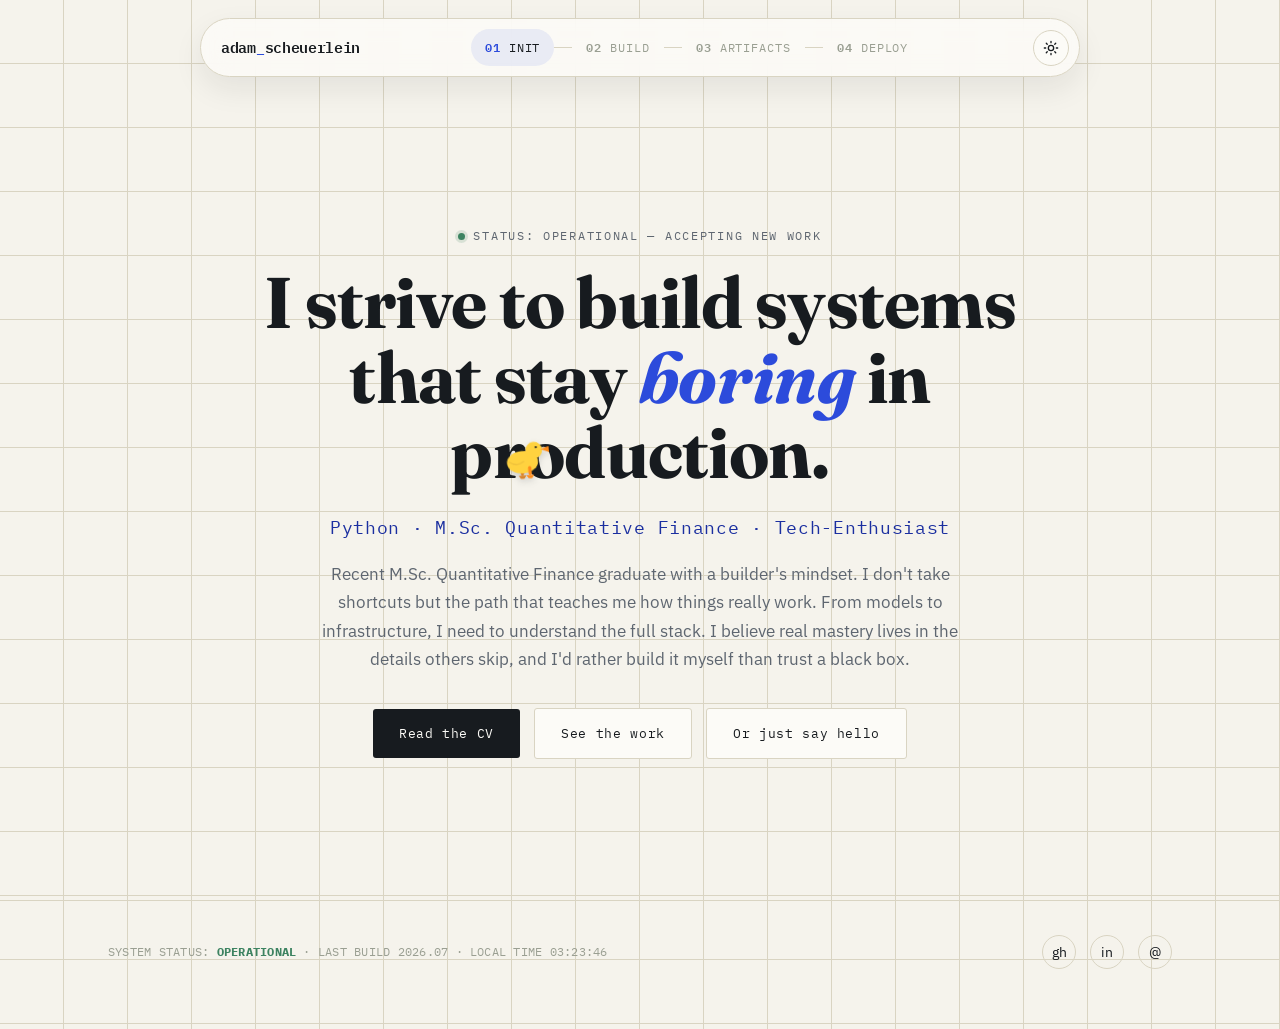
<file: index.html>
<!DOCTYPE html>
<html lang="en">
<head>
<meta charset="UTF-8" />
<script>
(function(){
  try{
    var stored = localStorage.getItem('theme');
    var theme = stored || (window.matchMedia && window.matchMedia('(prefers-color-scheme: dark)').matches ? 'dark' : 'light');
    document.documentElement.setAttribute('data-theme', theme);
  }catch(e){}
})();
</script>
<meta name="viewport" content="width=device-width, initial-scale=1.0" />
<title>Adam Scheuerlein</title>
<meta name="description" content="Adam Scheuerlein builds backend systems and infrastructure that stay boring in production." />
<link rel="stylesheet" href="style.css" />
</head>
<body>

<div id="build-progress" aria-hidden="true"></div>

<nav class="top-nav" aria-label="Site pipeline">
  <div class="nav-inner">
    <a href="index.html" class="logo">adam<span class="cursor">_</span>scheuerlein</a>
    <div class="pipeline">
      <a href="index.html" class="stage active"><span class="num">01</span><span class="txt">INIT</span></a>
      <span class="stage-connector"></span>
      <a href="cv.html" class="stage"><span class="num">02</span><span class="txt">BUILD</span></a>
      <span class="stage-connector"></span>
      <a href="projects.html" class="stage"><span class="num">03</span><span class="txt">ARTIFACTS</span></a>
      <span class="stage-connector"></span>
      <a href="contact.html" class="stage"><span class="num">04</span><span class="txt">DEPLOY</span></a>
    </div>
    <button class="theme-toggle" id="theme-toggle" aria-label="Toggle light / dark mode" title="Toggle theme">
      <svg class="icon icon-sun" viewBox="0 0 24 24" fill="none" stroke="currentColor" stroke-width="2" stroke-linecap="round"><circle cx="12" cy="12" r="4"/><path d="M12 2v2M12 20v2M4.93 4.93l1.41 1.41M17.66 17.66l1.41 1.41M2 12h2M20 12h2M4.93 19.07l1.41-1.41M17.66 6.34l1.41-1.41"/></svg>
      <svg class="icon icon-moon" viewBox="0 0 24 24" fill="none" stroke="currentColor" stroke-width="2" stroke-linecap="round" stroke-linejoin="round"><path d="M21 12.79A9 9 0 1 1 11.21 3 7 7 0 0 0 21 12.79Z"/></svg>
    </button>
  </div>
</nav>

<header class="hero">
  <div class="container">
    <div style="max-width: 820px; margin: 0 auto; text-align: center;">
      <span class="eyebrow" style="justify-content: center;"><span class="dot live"></span>STATUS: OPERATIONAL — accepting new work</span>
      <h1 style="font-size: clamp(2.6rem, 5.6vw, 4.6rem);">I strive to build systems that stay <em>boring</em> in production.</h1>
      <p class="tagline" style="font-size: 1.1rem;">Python · M.Sc. Quantitative Finance · Tech-Enthusiast</p>
      <p class="lede" style="max-width: 680px; margin: 0 auto 34px; font-size: 1.08rem; color: var(--ink-soft);">Recent M.Sc. Quantitative Finance graduate with a builder's mindset. I don't take shortcuts but the path that teaches me how things really work. From models to infrastructure, I need to understand the full stack. I believe real mastery lives in the details others skip, and I'd rather build it myself than trust a black box.</p>
      <div class="cta-row" style="justify-content: center;">
        <a href="cv.html" class="btn btn-primary">Read the CV</a>
        <a href="projects.html" class="btn btn-ghost">See the work</a>
        <a href="contact.html" class="btn btn-ghost">Or just say hello</a>
      </div>
    </div>
  </div>
</header>

<footer>
  <div class="container">
    <p class="log">SYSTEM STATUS: <strong>OPERATIONAL</strong> · LAST BUILD 2026.07 · LOCAL TIME <span id="footer-clock"></span></p>
    <div class="social">
      <a href="https://github.com/adamwetzli" target="_blank" rel="noopener" aria-label="GitHub">gh</a>
      <a href="https://www.linkedin.com/in/adam-elias-scheuerlein-ab28a8183/details/education/" target="_blank" rel="noopener" aria-label="LinkedIn">in</a>
      <a href="mailto:adam.wetzli@gmail.com" aria-label="Email">@</a>
    </div>
  </div>
</footer>

<script src="script.js"></script>
</body>
</html>
</file>
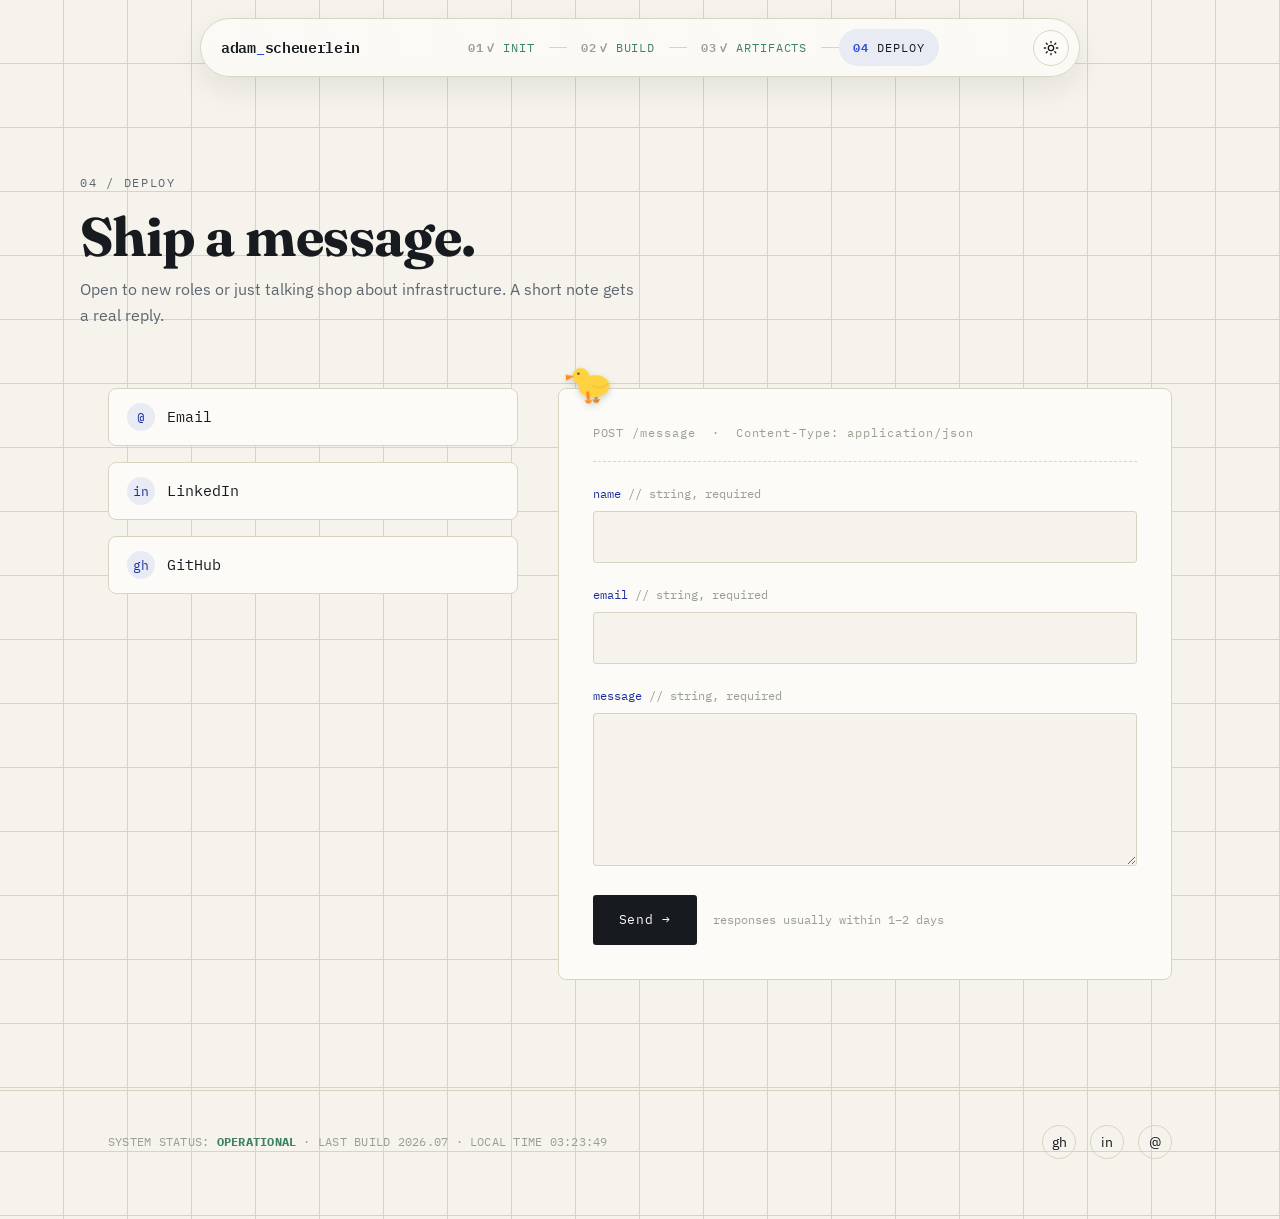
<file: contact.html>
<!DOCTYPE html>
<html lang="en">
<head>
<meta charset="UTF-8" />
<script>
(function(){
  try{
    var stored = localStorage.getItem('theme');
    var theme = stored || (window.matchMedia && window.matchMedia('(prefers-color-scheme: dark)').matches ? 'dark' : 'light');
    document.documentElement.setAttribute('data-theme', theme);
  }catch(e){}
})();
</script>
<meta name="viewport" content="width=device-width, initial-scale=1.0" />
<title>Contact — AS</title>
<link rel="stylesheet" href="style.css" />
</head>
<body>

<div id="build-progress" aria-hidden="true"></div>

<nav class="top-nav" aria-label="Site pipeline">
  <div class="nav-inner">
    <a href="index.html" class="logo">adam<span class="cursor">_</span>scheuerlein</a>
    <div class="pipeline">
      <a href="index.html" class="stage done"><span class="num">01</span><span class="txt">INIT</span></a>
      <span class="stage-connector"></span>
      <a href="cv.html" class="stage done"><span class="num">02</span><span class="txt">BUILD</span></a>
      <span class="stage-connector"></span>
      <a href="projects.html" class="stage done"><span class="num">03</span><span class="txt">ARTIFACTS</span></a>
      <span class="stage-connector"></span>
      <a href="contact.html" class="stage active"><span class="num">04</span><span class="txt">DEPLOY</span></a>
    </div>
    <button class="theme-toggle" id="theme-toggle" aria-label="Toggle light / dark mode" title="Toggle theme">
      <svg class="icon icon-sun" viewBox="0 0 24 24" fill="none" stroke="currentColor" stroke-width="2" stroke-linecap="round"><circle cx="12" cy="12" r="4"/><path d="M12 2v2M12 20v2M4.93 4.93l1.41 1.41M17.66 17.66l1.41 1.41M2 12h2M20 12h2M4.93 19.07l1.41-1.41M17.66 6.34l1.41-1.41"/></svg>
      <svg class="icon icon-moon" viewBox="0 0 24 24" fill="none" stroke="currentColor" stroke-width="2" stroke-linecap="round" stroke-linejoin="round"><path d="M21 12.79A9 9 0 1 1 11.21 3 7 7 0 0 0 21 12.79Z"/></svg>
    </button>
  </div>
</nav>

<div class="page-header container">
  <span class="eyebrow">04 / DEPLOY</span>
  <h1>Ship a message.</h1>
  <p class="lede">Open to new roles or just talking shop about infrastructure. A short note gets a real reply.</p>
</div>

<section class="section section-tight">
  <div class="container">
    <div class="contact-layout">

      <div class="contact-info" data-reveal>
        <a href="#" id="email-copy-trigger">
          <span class="ic">@</span> Email
        </a>
        <a href="https://www.linkedin.com/in/adam-elias-scheuerlein-ab28a8183/" target="_blank" rel="noopener">
          <span class="ic">in</span> LinkedIn
        </a>
        <a href="https://github.com/adamwetzli" target="_blank" rel="noopener">
          <span class="ic">gh</span> GitHub
        </a>
      </div>

      <div class="ticket" data-reveal>
        <div class="ticket-head">POST /message &nbsp;·&nbsp; Content-Type: application/json</div>
        <form id="contact-form" novalidate>
          <div class="field">
            <label for="name">name <span class="type">// string, required</span></label>
            <input type="text" id="name" name="name" required autocomplete="name" />
          </div>
          <div class="field">
            <label for="email">email <span class="type">// string, required</span></label>
            <input type="email" id="email" name="email" required autocomplete="email" />
          </div>
          <div class="field">
            <label for="message">message <span class="type">// string, required</span></label>
            <textarea id="message" name="message" rows="5" required></textarea>
          </div>
          <div class="submit-row">
            <button type="submit" class="btn btn-primary">Send →</button>
            <span class="submit-note">responses usually within 1–2 days</span>
          </div>
          <p id="form-status" class="form-status" role="status"></p>
        </form>
      </div>

    </div>
  </div>

  <!-- Email copy modal -->
  <div id="email-modal" class="email-modal">
    <div class="email-modal-content">
      <button class="email-modal-close" id="email-modal-close">&times;</button>
      <div class="email-modal-icon">✉️</div>
      <h3>Copy email address</h3>
      <div class="email-address-box">
        <span id="email-address">adam.wetzli@gmail.com</span>
        <button id="copy-email-btn" class="btn-copy">Copy</button>
      </div>
      <p class="email-modal-note">Click copy to add to your clipboard</p>
    </div>
  </div>

</section>

<footer>
  <div class="container">
    <p class="log">SYSTEM STATUS: <strong>OPERATIONAL</strong> · LAST BUILD 2026.07 · LOCAL TIME <span id="footer-clock"></span></p>
    <div class="social">
      <a href="https://github.com/adamwetzli" target="_blank" rel="noopener" aria-label="GitHub">gh</a>
      <a href="https://www.linkedin.com/in/adam-elias-scheuerlein-ab28a8183/details/education/" target="_blank" rel="noopener" aria-label="LinkedIn">in</a>
      <a href="mailto:adam.wetzli@gmail.com" aria-label="Email">@</a>
    </div>
  </div>
</footer>

<script src="script.js"></script>
</body>
</html>
</file>
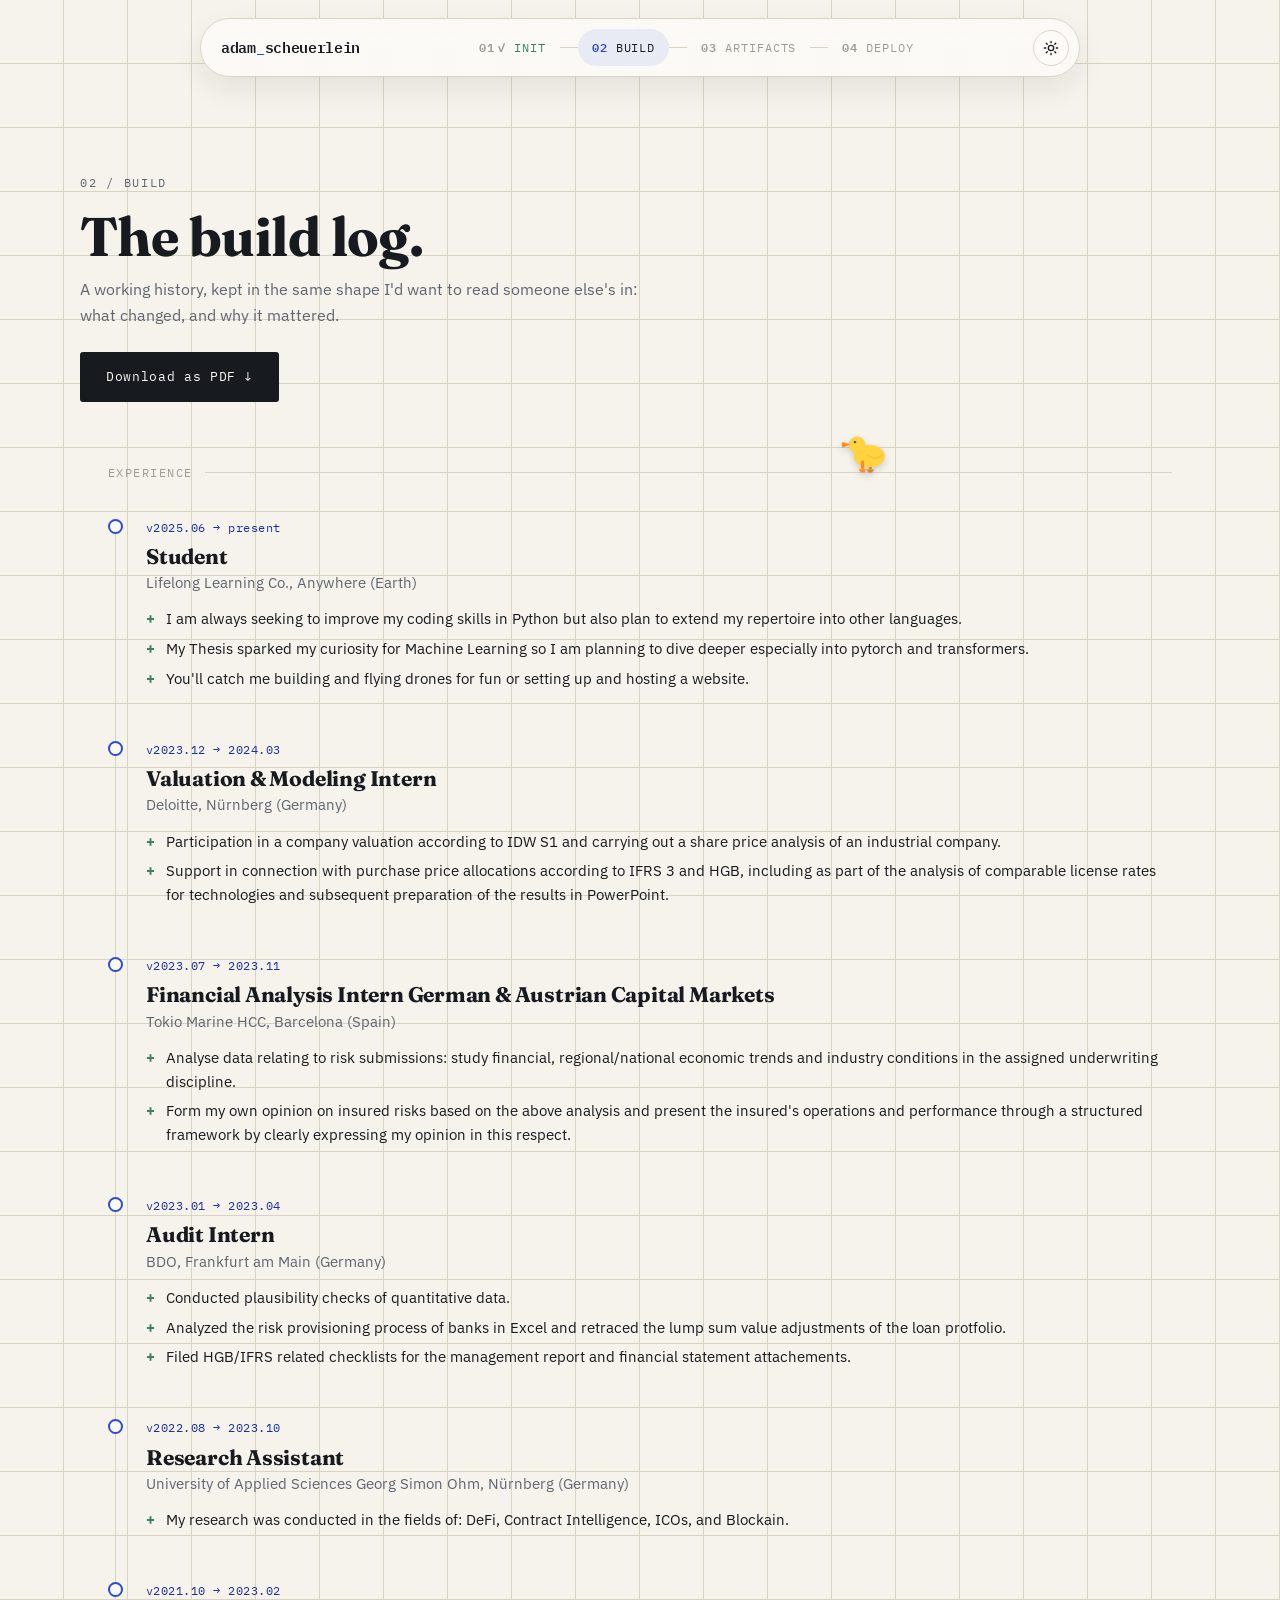
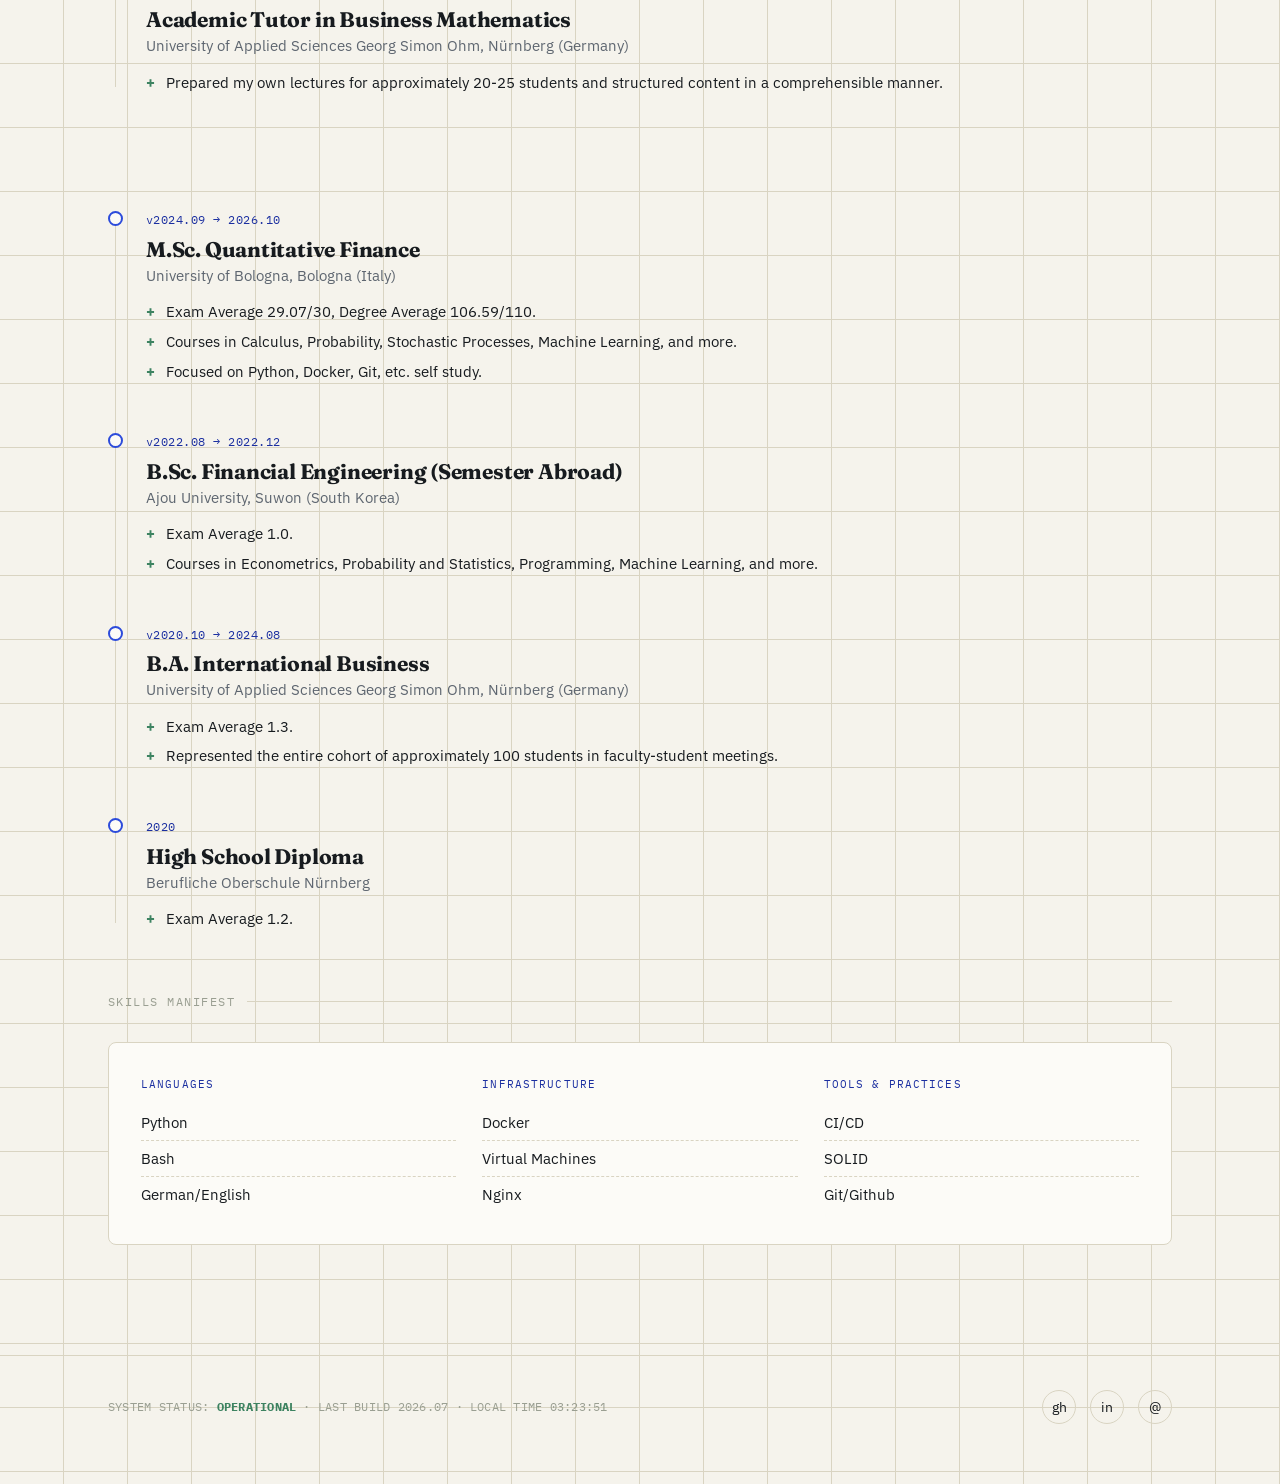
<file: cv.html>
<!DOCTYPE html>
<html lang="en">
<head>
<meta charset="UTF-8" />
<script>
(function(){
  try{
    var stored = localStorage.getItem('theme');
    var theme = stored || (window.matchMedia && window.matchMedia('(prefers-color-scheme: dark)').matches ? 'dark' : 'light');
    document.documentElement.setAttribute('data-theme', theme);
  }catch(e){}
})();
</script>
<meta name="viewport" content="width=device-width, initial-scale=1.0" />
<title>CV — AS</title>
<link rel="stylesheet" href="style.css" />
</head>
<body>

<div id="build-progress" aria-hidden="true"></div>

<nav class="top-nav" aria-label="Site pipeline">
  <div class="nav-inner">
    <a href="index.html" class="logo">adam<span class="cursor">_</span>scheuerlein</a>
    <div class="pipeline">
      <a href="index.html" class="stage done"><span class="num">01</span><span class="txt">INIT</span></a>
      <span class="stage-connector"></span>
      <a href="cv.html" class="stage active"><span class="num">02</span><span class="txt">BUILD</span></a>
      <span class="stage-connector"></span>
      <a href="projects.html" class="stage"><span class="num">03</span><span class="txt">ARTIFACTS</span></a>
      <span class="stage-connector"></span>
      <a href="contact.html" class="stage"><span class="num">04</span><span class="txt">DEPLOY</span></a>
    </div>
    <button class="theme-toggle" id="theme-toggle" aria-label="Toggle light / dark mode" title="Toggle theme">
      <svg class="icon icon-sun" viewBox="0 0 24 24" fill="none" stroke="currentColor" stroke-width="2" stroke-linecap="round"><circle cx="12" cy="12" r="4"/><path d="M12 2v2M12 20v2M4.93 4.93l1.41 1.41M17.66 17.66l1.41 1.41M2 12h2M20 12h2M4.93 19.07l1.41-1.41M17.66 6.34l1.41-1.41"/></svg>
      <svg class="icon icon-moon" viewBox="0 0 24 24" fill="none" stroke="currentColor" stroke-width="2" stroke-linecap="round" stroke-linejoin="round"><path d="M21 12.79A9 9 0 1 1 11.21 3 7 7 0 0 0 21 12.79Z"/></svg>
    </button>
  </div>
</nav>

<div class="page-header container">
  <span class="eyebrow">02 / BUILD</span>
  <h1>The build log.</h1>
  <p class="lede">A working history, kept in the same shape I'd want to read someone else's in: what changed, and why it mattered.</p>
  <a class="btn btn-primary" href="Adam_Scheuerlein_CV.pdf" download="Adam_Scheuerlein_CV.pdf" style="margin-top:24px;">Download as PDF ↓</a>
</div>

<section class="section section-tight">
  <div class="container">

    <div class="section-label" data-reveal>EXPERIENCE</div>

    <div class="changelog">
      
      <div class="entry" data-reveal>
        <span class="tag-version">v2025.06 → present</span>
        <h3>Student</h3>
        <p class="org">Lifelong Learning Co., Anywhere (Earth)</p>
        <ul class="diff">
          <li>I am always seeking to improve my coding skills in Python but also plan to extend my repertoire into other languages.</li>
          <li>My Thesis sparked my curiosity for Machine Learning so I am planning to dive deeper especially into pytorch and transformers.</li>
          <li>You'll catch me building and flying drones for fun or setting up and hosting a website.</li>
        </ul>
      </div>

      <div class="entry" data-reveal>
        <span class="tag-version">v2023.12 → 2024.03</span>
        <h3>Valuation & Modeling Intern</h3>
        <p class="org">Deloitte, Nürnberg (Germany)</p>
        <ul class="diff">
          <li>Participation in a company valuation according to IDW S1 and carrying out a share price analysis of an industrial company.</li>
          <li>Support in connection with purchase price allocations according to IFRS 3 and HGB, including as part of the analysis of comparable license rates for technologies and subsequent preparation of the results in PowerPoint.</li>
        </ul>
      </div>

      <div class="entry" data-reveal>
        <span class="tag-version">v2023.07 → 2023.11</span>
        <h3>Financial Analysis Intern German & Austrian Capital Markets</h3>
        <p class="org">Tokio Marine HCC, Barcelona (Spain)</p>
        <ul class="diff">
          <li>Analyse data relating to risk submissions: study financial, regional/national economic trends and industry conditions in the assigned underwriting discipline.</li>
          <li>Form my own opinion on insured risks based on the above analysis and present the insured's operations and performance through a structured framework by clearly expressing my opinion in this respect.</li>
        </ul>
      </div>

      <div class="entry" data-reveal>
        <span class="tag-version">v2023.01 → 2023.04</span>
        <h3>Audit Intern</h3>
        <p class="org">BDO, Frankfurt am Main (Germany)</p>
        <ul class="diff">
          <li>Conducted plausibility checks of quantitative data.</li>
          <li>Analyzed the risk provisioning process of banks in Excel and retraced the lump sum value adjustments of the loan protfolio.</li>
          <li>Filed HGB/IFRS related checklists for the management report and financial statement attachements.</li>
        </ul>
      </div>

      <div class="entry" data-reveal>
        <span class="tag-version">v2022.08 → 2023.10</span>
        <h3>Research Assistant</h3>
        <p class="org">University of Applied Sciences Georg Simon Ohm, Nürnberg (Germany)</p>
        <ul class="diff">
          <li>My research was conducted in the fields of: DeFi, Contract Intelligence, ICOs, and Blockain.</li>
        </ul>
      </div>

      <div class="entry" data-reveal>
        <span class="tag-version">v2021.10 → 2023.02</span>
        <h3>Academic Tutor in Business Mathematics</h3>
        <p class="org">University of Applied Sciences Georg Simon Ohm, Nürnberg (Germany)</p>
        <ul class="diff">
          <li>Prepared my own lectures for approximately 20-25 students and structured content in a comprehensible manner.</li>
        </ul>
      </div>
    </div>

    <div class="section-label" data-reveal>EDUCATION &amp; CERTIFICATION</div>

    <div class="changelog">
      <div class="entry" data-reveal>
        <span class="tag-version">v2024.09 → 2026.10</span>
        <h3>M.Sc. Quantitative Finance</h3>
        <p class="org">University of Bologna, Bologna (Italy)</p>
        <ul class="diff">
          <li>Exam Average 29.07/30, Degree Average 106.59/110.</li>
          <li>Courses in Calculus, Probability, Stochastic Processes, Machine Learning, and more.</li>
          <li>Focused on Python, Docker, Git, etc. self study.</li>
        </ul>
      </div>

      <div class="entry" data-reveal>
        <span class="tag-version">v2022.08 → 2022.12</span>
        <h3>B.Sc. Financial Engineering (Semester Abroad)</h3>
        <p class="org">Ajou University, Suwon (South Korea)</p>
        <ul class="diff">
          <li>Exam Average 1.0.</li>
          <li>Courses in Econometrics, Probability and Statistics, Programming, Machine Learning, and more.</li>
        </ul>
      </div>

      <div class="entry" data-reveal>
        <span class="tag-version">v2020.10 → 2024.08</span>
        <h3>B.A. International Business</h3>
        <p class="org">University of Applied Sciences Georg Simon Ohm, Nürnberg (Germany)</p>
        <ul class="diff">
          <li>Exam Average 1.3.</li>
          <li>Represented the entire cohort of approximately 100 students in faculty-student meetings.</li>
        </ul>
      </div>

      <div class="entry" data-reveal>
        <span class="tag-version">2020</span>
        <h3>High School Diploma</h3>
        <p class="org">Berufliche Oberschule Nürnberg</p>
        <ul class="diff">
          <li>Exam Average 1.2.</li>
        </ul>
      </div>
    </div>

    <div class="section-label" data-reveal>SKILLS MANIFEST</div>

    <div class="manifest" data-reveal>
      <div class="manifest-col">
        <span class="k">Languages</span>
        <ul>
          <li>Python</li>
          <li>Bash</li>
          <li>German/English</li>
        </ul>
      </div>
      <div class="manifest-col">
        <span class="k">Infrastructure</span>
        <ul>
          <li>Docker</li>
          <li>Virtual Machines</li>
          <li>Nginx</li>
        </ul>
      </div>
      <div class="manifest-col">
        <span class="k">Tools & Practices</span>
        <ul>
          <li>CI/CD</li>
          <li>SOLID</li>
          <li>Git/Github</li>
        </ul>
      </div>
    </div>

  </div>
</section>

<footer>
  <div class="container">
    <p class="log">SYSTEM STATUS: <strong>OPERATIONAL</strong> · LAST BUILD 2026.07 · LOCAL TIME <span id="footer-clock"></span></p>
    <div class="social">
      <a href="https://github.com/adamwetzli" target="_blank" rel="noopener" aria-label="GitHub">gh</a>
      <a href="https://www.linkedin.com/in/adam-elias-scheuerlein-ab28a8183/details/education/" target="_blank" rel="noopener" aria-label="LinkedIn">in</a>
      <a href="mailto:adam.wetzli@gmail.com" aria-label="Email">@</a>
    </div>
  </div>
</footer>

<script src="script.js"></script>
</body>
</html>
</file>
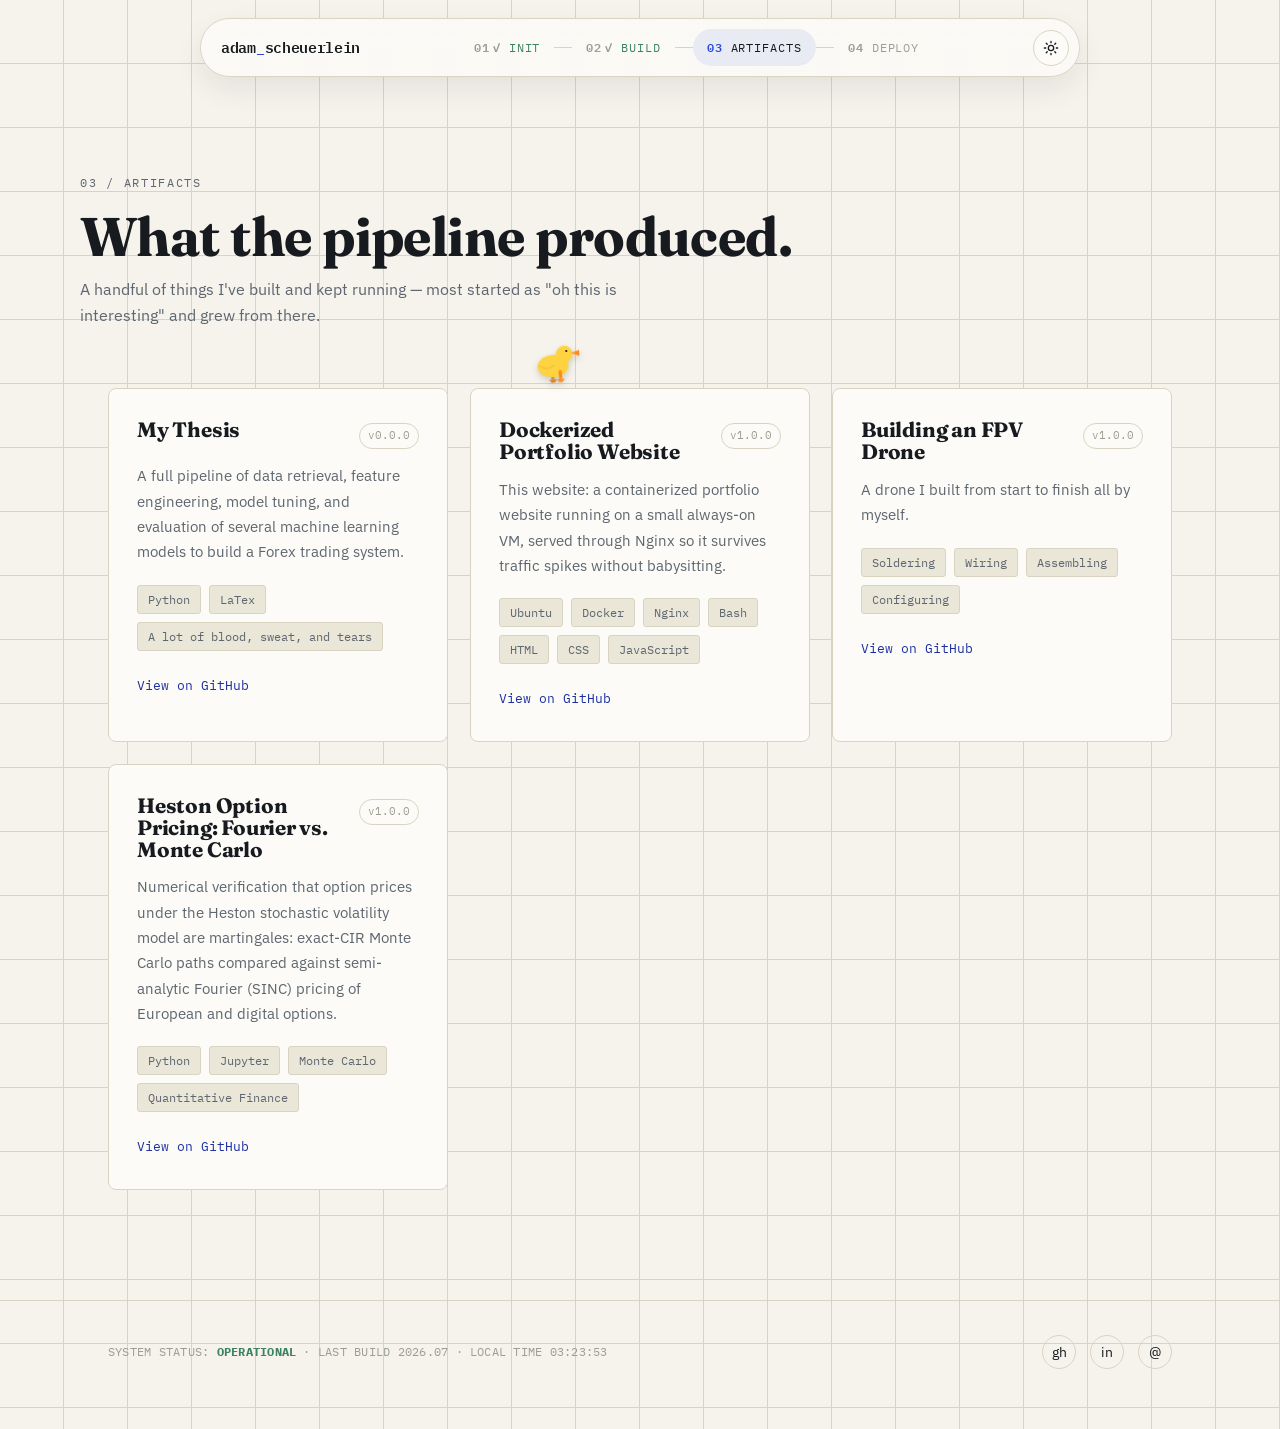
<file: projects.html>
<!DOCTYPE html>
<html lang="en">
<head>
<meta charset="UTF-8" />
<script>
(function(){
  try{
    var stored = localStorage.getItem('theme');
    var theme = stored || (window.matchMedia && window.matchMedia('(prefers-color-scheme: dark)').matches ? 'dark' : 'light');
    document.documentElement.setAttribute('data-theme', theme);
  }catch(e){}
})();
</script>
<meta name="viewport" content="width=device-width, initial-scale=1.0" />
<title>Projects — AS</title>
<link rel="stylesheet" href="style.css" />
</head>
<body>

<div id="build-progress" aria-hidden="true"></div>

<nav class="top-nav" aria-label="Site pipeline">
  <div class="nav-inner">
    <a href="index.html" class="logo">adam<span class="cursor">_</span>scheuerlein</a>
    <div class="pipeline">
      <a href="index.html" class="stage done"><span class="num">01</span><span class="txt">INIT</span></a>
      <span class="stage-connector"></span>
      <a href="cv.html" class="stage done"><span class="num">02</span><span class="txt">BUILD</span></a>
      <span class="stage-connector"></span>
      <a href="projects.html" class="stage active"><span class="num">03</span><span class="txt">ARTIFACTS</span></a>
      <span class="stage-connector"></span>
      <a href="contact.html" class="stage"><span class="num">04</span><span class="txt">DEPLOY</span></a>
    </div>
    <button class="theme-toggle" id="theme-toggle" aria-label="Toggle light / dark mode" title="Toggle theme">
      <svg class="icon icon-sun" viewBox="0 0 24 24" fill="none" stroke="currentColor" stroke-width="2" stroke-linecap="round"><circle cx="12" cy="12" r="4"/><path d="M12 2v2M12 20v2M4.93 4.93l1.41 1.41M17.66 17.66l1.41 1.41M2 12h2M20 12h2M4.93 19.07l1.41-1.41M17.66 6.34l1.41-1.41"/></svg>
      <svg class="icon icon-moon" viewBox="0 0 24 24" fill="none" stroke="currentColor" stroke-width="2" stroke-linecap="round" stroke-linejoin="round"><path d="M21 12.79A9 9 0 1 1 11.21 3 7 7 0 0 0 21 12.79Z"/></svg>
    </button>
  </div>
</nav>

<div class="page-header container">
  <span class="eyebrow">03 / ARTIFACTS</span>
  <h1>What the pipeline produced.</h1>
  <p class="lede">A handful of things I've built and kept running — most started as "oh this is interesting" and grew from there.</p>
</div>

<section class="section section-tight">
  <div class="container">
    <div class="artifact-grid">

      <article class="artifact" data-reveal>
        <div class="artifact-head">
          <h3>My Thesis</h3>
          <span class="version">v0.0.0</span>
        </div>
        <p class="desc">A full pipeline of data retrieval, feature engineering, model tuning, and evaluation of several machine learning models to build a Forex trading system.</p>
        <div class="tag-row">
          <span class="tag">Python</span>
          <span class="tag">LaTex</span>
          <span class="tag">A lot of blood, sweat, and tears</span>
        </div>
        <a href="https://github.com/adamwetzli/Thesis" class="btn-link">View on GitHub</a>
      </article>

      <article class="artifact" data-reveal>
        <div class="artifact-head">
          <h3>Dockerized Portfolio Website</h3>
          <span class="version">v1.0.0</span>
        </div>
        <p class="desc">This website: a containerized portfolio website running on a small always-on VM, served through Nginx so it survives traffic spikes without babysitting.</p>
        <div class="tag-row">
          <span class="tag">Ubuntu</span>
          <span class="tag">Docker</span>
          <span class="tag">Nginx</span>
          <span class="tag">Bash</span>
          <span class="tag">HTML</span>
          <span class="tag">CSS</span>
          <span class="tag">JavaScript</span>
        </div>
        <a href="https://github.com/adamwetzli/portfolio_website" class="btn-link">View on GitHub</a>
      </article>

      <article class="artifact" data-reveal>
        <div class="artifact-head">
          <h3>Building an FPV Drone</h3>
          <span class="version">v1.0.0</span>
        </div>
        <p class="desc">A drone I built from start to finish all by myself.</p>
        <div class="tag-row">
          <span class="tag">Soldering</span>
          <span class="tag">Wiring</span>
          <span class="tag">Assembling</span>
          <span class="tag">Configuring</span>
        </div>
        <a href="https://github.com/adamwetzli/fpv_drone" class="btn-link">View on GitHub</a>
      </article>

      <article class="artifact" data-reveal>
        <div class="artifact-head">
          <h3>Heston Option Pricing: Fourier vs. Monte Carlo</h3>
          <span class="version">v1.0.0</span>
        </div>
        <p class="desc">Numerical verification that option prices under the Heston stochastic volatility model are martingales: exact-CIR Monte Carlo paths compared against semi-analytic Fourier (SINC) pricing of European and digital options.</p>
        <div class="tag-row">
          <span class="tag">Python</span>
          <span class="tag">Jupyter</span>
          <span class="tag">Monte Carlo</span>
          <span class="tag">Quantitative Finance</span>
        </div>
        <a href="https://github.com/adamwetzli/heston_fourier_vs_mc_pricing" class="btn-link">View on GitHub</a>
      </article>

    </div>
  </div>
</section>

<footer>
  <div class="container">
    <p class="log">SYSTEM STATUS: <strong>OPERATIONAL</strong> · LAST BUILD 2026.07 · LOCAL TIME <span id="footer-clock"></span></p>
    <div class="social">
      <a href="https://github.com/adamwetzli" target="_blank" rel="noopener" aria-label="GitHub">gh</a>
      <a href="https://www.linkedin.com/in/adam-elias-scheuerlein-ab28a8183/details/education/" target="_blank" rel="noopener" aria-label="LinkedIn">in</a>
      <a href="mailto:adam.wetzli@gmail.com" aria-label="Email">@</a>
    </div>
  </div>
</footer>

<script src="script.js"></script>
</body>
</html>
</file>
<file: style.css>
/* =========================================================
   MAX MUSTERMANN — PORTFOLIO
   Design concept: "the pipeline" — a software engineer's
   site modeled on a CI/CD run. Nav = pipeline stages.
   CV = build log. Projects = artifacts. Contact = deploy.
   ========================================================= */

@import url('https://fonts.googleapis.com/css2?family=Fraunces:opsz,wght,ital@9..144,400..900,0..1&family=IBM+Plex+Mono:wght@400;500;600&family=IBM+Plex+Sans:wght@400;500;600&display=swap');

/* ---------- tokens ---------- */
:root{
  --paper:        #F5F3EC;
  --paper-raised: #FCFBF7;
  --paper-sunken: #EAE6D8;
  --ink:          #171B1F;
  --ink-soft:     #5E6670;
  --ink-faint:    #9A9F92;
  --line:         #D9D4C2;
  --signal:       #2C4BDB;
  --signal-soft:  rgba(44,75,219,.09);
  --signal-ink:   #1B2FA0;
  --pass:         #3D8361;
  --warn:         #C97A2C;

  --font-display: 'Fraunces', serif;
  --font-mono:    'IBM Plex Mono', ui-monospace, monospace;
  --font-sans:    'IBM Plex Sans', -apple-system, sans-serif;

  --radius-s: 3px;
  --radius-m: 8px;
  --container: 1120px;

  --ease: cubic-bezier(.22,.61,.36,1);

  --nav-glass:    rgba(252,251,247,.86);
  --shadow-1:     rgba(23,27,31,.08);
  --shadow-2:     rgba(23,27,31,.22);
}

/* ---------- dark theme override ----------
   Toggled via [data-theme] on <html>, set by an inline script in <head>
   (to avoid a flash) and flipped by the theme-toggle button in the nav. */
:root[data-theme="dark"]{
  --paper:        #12151A;
  --paper-raised: #1A1E25;
  --paper-sunken: #0D0F13;
  --ink:          #E9E7DE;
  --ink-soft:     #9BA1AC;
  --ink-faint:    #5B626D;
  --line:         #2B303A;
  --signal:       #6C8CFF;
  --signal-soft:  rgba(108,140,255,.16);
  --signal-ink:   #93AAFF;
  --pass:         #4FBE84;
  --warn:         #E0954A;

  --nav-glass:    rgba(20,23,29,.82);
  --shadow-1:     rgba(0,0,0,.45);
  --shadow-2:     rgba(0,0,0,.6);
}

/* smooth cross-fade whenever the theme flips */
@media (prefers-reduced-motion: no-preference){
  *{
    transition: background-color .35s var(--ease), border-color .35s var(--ease), color .35s var(--ease), fill .35s var(--ease), stroke .35s var(--ease);
  }
}

/* ---------- reset ---------- */
*,*::before,*::after{ box-sizing: border-box; }
*{ margin:0; padding:0; }
html{
  background: var(--paper);
  scroll-behavior: smooth;
}
@media (prefers-reduced-motion: reduce){
  html{ scroll-behavior: auto; }
}
body{
  font-family: var(--font-sans);
  color: var(--ink);
  background: var(--paper);
  background-image:
    linear-gradient(var(--line) 1px, transparent 1px),
    linear-gradient(90deg, var(--line) 1px, transparent 1px);
  background-size: 64px 64px;
  background-position: -1px -1px;
  line-height: 1.65;
  font-size: 16px;
  overflow-x: hidden;
  min-height: 100vh;
}
img{ max-width:100%; display:block; }
a{ color: inherit; }
ul{ list-style:none; }
button{ font: inherit; background:none; border:none; cursor:pointer; }
input, textarea{ font: inherit; }

.container{
  max-width: var(--container);
  margin: 0 auto;
  padding: 0 28px;
}

h1,h2,h3,h4{
  font-family: var(--font-display);
  color: var(--ink);
  font-weight: 700;
  letter-spacing: -0.01em;
  line-height: 1.05;
}
em{ font-style: italic; color: var(--signal); }

.eyebrow{
  font-family: var(--font-mono);
  font-size: 0.76rem;
  letter-spacing: 0.14em;
  text-transform: uppercase;
  color: var(--ink-soft);
  display: inline-flex;
  align-items: center;
  gap: 8px;
}
.dot{
  width: 7px; height: 7px; border-radius: 50%;
  background: var(--pass);
  box-shadow: 0 0 0 3px rgba(61,131,97,.16);
  flex-shrink:0;
}
@media (prefers-reduced-motion: no-preference){
  .dot.live{ animation: pulse 2.4s ease-in-out infinite; }
}
@keyframes pulse{
  0%,100%{ box-shadow: 0 0 0 3px rgba(61,131,97,.16); }
  50%{ box-shadow: 0 0 0 6px rgba(61,131,97,.06); }
}

/* ---------- scroll progress ("build progress") ---------- */
#build-progress{
  position: fixed; top:0; left:0; height: 3px; width: 0%;
  background: linear-gradient(90deg, var(--signal), var(--signal-ink));
  z-index: 2000;
  transition: width .08s linear;
}

/* ---------- pipeline nav ---------- */
.top-nav{
  position: fixed;
  top: 18px; left: 50%;
  transform: translateX(-50%);
  width: calc(100% - 32px);
  max-width: 880px;
  background: var(--nav-glass);
  backdrop-filter: blur(14px);
  -webkit-backdrop-filter: blur(14px);
  border: 1px solid var(--line);
  border-radius: 999px;
  z-index: 1000;
  box-shadow: 0 12px 30px var(--shadow-1);
}
.top-nav .nav-inner{
  display:flex; align-items:center; justify-content:space-between;
  padding: 10px 10px 10px 20px;
  gap: 12px;
}
.logo{
  font-family: var(--font-mono);
  font-weight: 600;
  font-size: 0.95rem;
  text-decoration:none;
  color: var(--ink);
  letter-spacing: -0.02em;
  white-space: nowrap;
  transition: color .25s var(--ease), letter-spacing .25s var(--ease);
}
.logo:hover{ color: var(--signal-ink); letter-spacing: -0.01em; }
.logo .cursor{ color: var(--signal); display:inline-block; }
@media (prefers-reduced-motion: no-preference){
  .logo:hover .cursor{ animation: blink .85s steps(2) infinite; }
}
@keyframes blink{ 50%{ opacity:0; } }

.pipeline{
  display:flex;
  align-items:center;
  gap: 0;
  overflow-x:auto;
  scrollbar-width:none;
}
.pipeline::-webkit-scrollbar{ display:none; }

.stage{
  display:flex; align-items:center; gap:8px;
  text-decoration:none;
  padding: 9px 14px;
  border-radius: 999px;
  font-family: var(--font-mono);
  font-size: 0.72rem;
  letter-spacing: 0.08em;
  color: var(--ink-faint);
  white-space:nowrap;
  transition: color .25s var(--ease), background .25s var(--ease);
}
.stage .num{
  font-weight:600;
  color: var(--ink-faint);
}
.stage-connector{
  width: 18px; height:1px; background: var(--line); flex-shrink:0;
}
.stage:hover{ color: var(--ink); background: var(--paper-sunken); }
.stage.done{ color: var(--pass); }
.stage.done .num::after{ content:"✓"; margin-left:3px; }
.stage.active{
  color: var(--ink);
  background: var(--signal-soft);
}
.stage.active:hover{ background: var(--signal-soft); }
.stage.active .num{ color: var(--signal); }

.nav-toggle{
  display:none;
}

/* ---------- theme toggle ---------- */
.theme-toggle{
  position: relative;
  width: 36px; height: 36px;
  flex-shrink: 0;
  border-radius: 50%;
  border: 1px solid var(--line);
  background: var(--paper-raised);
  color: var(--ink);
  display: flex;
  align-items: center;
  justify-content: center;
  transition: border-color .25s var(--ease), transform .35s var(--ease), background .25s var(--ease);
}
.theme-toggle:hover{
  border-color: var(--signal);
  transform: rotate(-14deg) scale(1.08);
}
.theme-toggle:active{ transform: scale(.92); }
.theme-toggle .icon{
  position: absolute;
  width: 16px; height: 16px;
  transition: opacity .4s var(--ease), transform .5s var(--ease);
}
.theme-toggle .icon-sun{ opacity: 1; transform: rotate(0deg) scale(1); }
.theme-toggle .icon-moon{ opacity: 0; transform: rotate(90deg) scale(.4); }
:root[data-theme="dark"] .theme-toggle .icon-sun{ opacity: 0; transform: rotate(-90deg) scale(.4); }
:root[data-theme="dark"] .theme-toggle .icon-moon{ opacity: 1; transform: rotate(0deg) scale(1); }

/* ---------- hero ---------- */
.hero{
  min-height: 100vh;
  display:flex;
  align-items:center;
  padding: 160px 0 80px;
  position: relative;
}
.hero-grid{
  display:grid;
  grid-template-columns: 1.1fr 0.9fr;
  gap: 60px;
  align-items:center;
}
.hero h1{
  font-size: clamp(2.6rem, 5.6vw, 4.6rem);
  margin: 18px 0 22px;
}
.hero .tagline{
  font-family: var(--font-mono);
  font-size: 0.95rem;
  color: var(--signal-ink);
  letter-spacing: 0.04em;
  margin-bottom: 18px;
}
.hero .lede{
  color: var(--ink-soft);
  font-size: 1.08rem;
  max-width: 480px;
  margin-bottom: 34px;
}
.cta-row{ display:flex; gap:14px; flex-wrap:wrap; align-items:center; }

.btn{
  font-family: var(--font-mono);
  font-size: 0.82rem;
  letter-spacing: 0.05em;
  padding: 14px 26px;
  border-radius: var(--radius-s);
  text-decoration:none;
  display:inline-flex;
  align-items:center;
  gap:8px;
  transition: transform .25s var(--ease), box-shadow .25s var(--ease), background .25s var(--ease);
}
.btn-primary{
  background: var(--ink);
  color: var(--paper-raised);
}
.btn-primary:hover{
  transform: translateY(-3px);
  box-shadow: 0 12px 24px var(--shadow-2);
  background: var(--signal-ink);
}
.btn-ghost{
  color: var(--ink);
  border: 1px solid var(--line);
  background: var(--paper-raised);
}
.btn-ghost:hover{
  border-color: var(--ink);
  transform: translateY(-3px);
}
.btn-link{
  color: var(--signal-ink);
  font-family: var(--font-mono);
  font-size: 0.82rem;
  text-decoration:none;
  border-bottom: 1px solid transparent;
  display: inline-block;
  transition: border-color .25s var(--ease), letter-spacing .25s var(--ease);
}
.btn-link:hover{ border-color: var(--signal-ink); letter-spacing: .03em; }

/* ---------- schematic diagram ---------- */
.diagram-wrap{
  background: var(--paper-raised);
  border: 1px solid var(--line);
  border-radius: var(--radius-m);
  padding: 28px 20px 20px;
  box-shadow: 0 20px 50px var(--shadow-1);
}
.diagram-wrap .cap{
  font-family: var(--font-mono);
  font-size: 0.68rem;
  letter-spacing: .1em;
  color: var(--ink-faint);
  text-transform: uppercase;
  margin-bottom: 10px;
}
.pipe-node{ fill: var(--paper-raised); stroke: var(--ink); stroke-width:1.4; transition: stroke .25s var(--ease), r .25s var(--ease); cursor: default; }
.pipe-node.active{ stroke: var(--signal); }
.pipe-label{
  font-family: var(--font-mono);
  font-size: 10px;
  fill: var(--ink-soft);
  letter-spacing: .06em;
  transition: fill .25s var(--ease);
}
.diagram-wrap svg g:hover .pipe-node{ stroke: var(--signal); r: 9; }
.diagram-wrap svg g:hover .pipe-label{ fill: var(--signal-ink); }
.diagram-wrap:hover{ border-color: var(--ink-faint); }
.diagram-wrap{ transition: border-color .3s var(--ease); }
.pipe-line{ stroke: var(--line); stroke-width: 1.4; fill:none; }
.pipe-flow{
  stroke: var(--signal);
  stroke-width: 1.6;
  fill:none;
  stroke-dasharray: 6 10;
}
@media (prefers-reduced-motion: no-preference){
  .pipe-flow{ animation: flow 3.2s linear infinite; }
  .pipe-pulse{ offset-path: path(var(--pulse-path)); animation: travel 3.2s linear infinite; }
}
@keyframes flow{ to{ stroke-dashoffset: -32; } }
@keyframes travel{
  0%{ offset-distance: 0%; opacity:0; }
  8%{ opacity:1; }
  92%{ opacity:1; }
  100%{ offset-distance: 100%; opacity:0; }
}

/* ---------- sections ---------- */
.section{ padding: 110px 0; position:relative; z-index:1; }
.section-tight{ padding-top: 0; }
.section-head{ max-width: 620px; margin-bottom: 50px; }
.section-head h2{ font-size: clamp(1.9rem, 3.4vw, 2.6rem); margin-top: 12px; }
.section-head p{ color: var(--ink-soft); margin-top: 12px; font-size: 1.02rem; }

.page-header{
  padding: 168px 0 60px;
}
.page-header h1{ font-size: clamp(2.4rem, 4.4vw, 3.4rem); margin-top: 14px; }
.page-header .lede{ color: var(--ink-soft); margin-top: 10px; max-width: 560px; }

/* feature grid (home) */
.feature-grid{
  display:grid;
  grid-template-columns: repeat(3, 1fr);
  gap: 1px;
  background: var(--line);
  border: 1px solid var(--line);
  border-radius: var(--radius-m);
  overflow:hidden;
}
.feature{
  background: var(--paper-raised);
  padding: 34px 28px;
  transition: background .3s var(--ease), transform .3s var(--ease);
  position: relative;
}
.feature:hover{
  background: var(--paper);
  transform: translateY(-4px);
}
.feature .tag{
  font-family: var(--font-mono);
  font-size: 0.68rem;
  color: var(--signal-ink);
  letter-spacing: .1em;
  text-transform: uppercase;
  transition: letter-spacing .3s var(--ease);
}
.feature:hover .tag{ letter-spacing: .18em; }
.feature h3{ font-size: 1.24rem; margin: 12px 0 10px; transition: color .25s var(--ease); }
.feature:hover h3{ color: var(--signal-ink); }
.feature p{ color: var(--ink-soft); font-size: 0.95rem; }

/* stat rail */
.stat-rail{
  display:grid;
  grid-template-columns: repeat(3,1fr);
  border-top: 1px solid var(--line);
  border-bottom: 1px solid var(--line);
  margin: 90px 0;
}
.stat{
  padding: 26px 20px;
  border-left: 1px solid var(--line);
  text-align:center;
  transition: background .3s var(--ease);
}
.stat:hover{ background: var(--signal-soft); }
.stat:first-child{ border-left:none; }
.stat .n{
  font-family: var(--font-display);
  font-weight: 700;
  font-size: 2.2rem;
  color: var(--ink);
  display: inline-block;
  transition: color .3s var(--ease), transform .3s var(--ease);
}
.stat:hover .n{ color: var(--signal-ink); transform: translateY(-3px); }
.stat .l{
  font-family: var(--font-mono);
  font-size: 0.7rem;
  letter-spacing: .08em;
  text-transform: uppercase;
  color: var(--ink-soft);
  margin-top: 6px;
  display:block;
}

/* ---------- cards / artifacts (projects) ---------- */
.artifact-grid{
  display:grid;
  grid-template-columns: repeat(auto-fit, minmax(320px,1fr));
  gap: 22px;
}
.artifact{
  background: var(--paper-raised);
  border: 1px solid var(--line);
  border-radius: var(--radius-m);
  padding: 30px 28px;
  transition: transform .35s var(--ease), box-shadow .35s var(--ease), border-color .35s var(--ease);
}
.artifact:hover{
  transform: translateY(-6px);
  box-shadow: 0 22px 44px var(--shadow-1);
  border-color: var(--ink-faint);
}
.artifact-head{
  display:flex; justify-content:space-between; align-items:flex-start;
  gap: 12px; margin-bottom: 14px;
}
.artifact h3{ font-size: 1.3rem; }
.version{
  font-family: var(--font-mono);
  font-size: 0.68rem;
  color: var(--ink-faint);
  border: 1px solid var(--line);
  padding: 3px 8px;
  border-radius: 999px;
  white-space:nowrap;
  margin-top: 4px;
  transition: border-color .25s var(--ease), color .25s var(--ease);
}
.artifact:hover .version{ border-color: var(--signal); color: var(--signal-ink); }
.artifact p.desc{ color: var(--ink-soft); font-size: 0.96rem; margin-bottom: 20px; }

.tag-row{ display:flex; flex-wrap:wrap; gap:8px; margin-bottom: 20px; }
.tag{
  font-family: var(--font-mono);
  font-size: 0.72rem;
  color: var(--ink-soft);
  background: var(--paper-sunken);
  border: 1px solid var(--line);
  padding: 4px 10px;
  border-radius: var(--radius-s);
  transition: background .22s var(--ease), color .22s var(--ease), border-color .22s var(--ease), transform .22s var(--ease);
}
.tag-row .tag:hover{
  background: var(--signal-soft);
  color: var(--signal-ink);
  border-color: var(--signal);
  transform: translateY(-2px);
}

/* ---------- CV / changelog ---------- */
.changelog{ position:relative; }
.changelog::before{
  content:"";
  position:absolute; left: 7px; top: 8px; bottom: 8px;
  width: 1px; background: var(--line);
}
.entry{
  position:relative;
  padding-left: 38px;
  margin-bottom: 44px;
  transition: padding-left .25s var(--ease);
}
.entry:hover{ padding-left: 44px; }
.entry::before{
  content:"";
  position:absolute; left:0; top:6px;
  width: 15px; height:15px;
  border-radius:50%;
  background: var(--paper-raised);
  border: 2px solid var(--signal);
  transition: background .25s var(--ease), box-shadow .25s var(--ease), transform .25s var(--ease);
}
.entry:hover::before{
  background: var(--signal);
  box-shadow: 0 0 0 5px var(--signal-soft);
  transform: scale(1.1);
}
.entry .tag-version{
  font-family: var(--font-mono);
  font-size: 0.74rem;
  color: var(--signal-ink);
  letter-spacing: .04em;
}
.entry h3{ font-size: 1.32rem; margin: 6px 0 4px; transition: color .25s var(--ease); }
.entry:hover h3{ color: var(--signal-ink); }
.entry .org{
  color: var(--ink-soft);
  font-size: 0.92rem;
  margin-bottom: 12px;
}
.entry .diff{ margin: 0; padding: 0; }
.entry .diff li{
  font-size: 0.96rem;
  color: var(--ink);
  padding-left: 20px;
  position: relative;
  margin-bottom: 6px;
  line-height: 1.55;
}
.entry .diff li::before{
  content:"+";
  position:absolute; left:0; top:0;
  font-family: var(--font-mono);
  color: var(--pass);
  font-weight:700;
}

.section-label{
  font-family: var(--font-mono);
  font-size: 0.78rem;
  letter-spacing: .12em;
  text-transform: uppercase;
  color: var(--ink-faint);
  display:flex; align-items:center; gap: 12px;
  margin: 60px 0 30px;
}
.section-label::after{
  content:""; flex:1; height:1px; background: var(--line);
}
.section-label:first-child{ margin-top:0; }

/* manifest / skills */
.manifest{
  display:grid;
  grid-template-columns: repeat(auto-fit, minmax(220px,1fr));
  gap: 26px;
  background: var(--paper-raised);
  border: 1px solid var(--line);
  border-radius: var(--radius-m);
  padding: 32px;
}
.manifest-col .k{
  font-family: var(--font-mono);
  font-size: 0.7rem;
  letter-spacing: .1em;
  text-transform: uppercase;
  color: var(--signal-ink);
  margin-bottom: 12px;
  display:block;
}
.manifest-col ul li{
  font-size: 0.95rem;
  padding: 5px 0;
  color: var(--ink);
  border-bottom: 1px dashed var(--line);
  transition: color .2s var(--ease), padding-left .2s var(--ease), border-color .2s var(--ease);
  cursor: default;
}
.manifest-col ul li:hover{
  color: var(--signal-ink);
  padding-left: 8px;
  border-color: var(--signal);
}
.manifest-col ul li:last-child{ border-bottom:none; }

/* ---------- contact ---------- */
.contact-layout{
  display:grid;
  grid-template-columns: 0.8fr 1.2fr;
  gap: 40px;
  align-items:start;
}
.contact-info{ display:flex; flex-direction:column; gap: 16px; }
.contact-info a{
  display:flex; align-items:center; gap:12px;
  text-decoration:none;
  font-family: var(--font-mono);
  font-size: 0.92rem;
  color: var(--ink);
  padding: 14px 18px;
  background: var(--paper-raised);
  border: 1px solid var(--line);
  border-radius: var(--radius-m);
  transition: border-color .25s var(--ease), transform .25s var(--ease);
}
.contact-info a:hover{ border-color: var(--signal); transform: translateX(4px); }
.contact-info .ic{
  width: 28px; height:28px; border-radius:50%;
  background: var(--signal-soft);
  color: var(--signal-ink);
  display:flex; align-items:center; justify-content:center;
  font-size: 0.8rem;
  flex-shrink:0;
  transition: background .25s var(--ease), color .25s var(--ease), transform .25s var(--ease);
}
.contact-info a:hover .ic{
  background: var(--signal);
  color: var(--paper-raised);
  transform: scale(1.12) rotate(-6deg);
}

.ticket{
  background: var(--paper-raised);
  border: 1px solid var(--line);
  border-radius: var(--radius-m);
  padding: 34px;
}
.ticket-head{
  font-family: var(--font-mono);
  font-size: 0.74rem;
  color: var(--ink-faint);
  letter-spacing: .08em;
  margin-bottom: 22px;
  padding-bottom: 18px;
  border-bottom: 1px dashed var(--line);
}
.field{ margin-bottom: 22px; }
.field label{
  display:block;
  font-family: var(--font-mono);
  font-size: 0.74rem;
  color: var(--signal-ink);
  margin-bottom: 8px;
}
.field label .type{ color: var(--ink-faint); }
.field input, .field textarea{
  width: 100%;
  background: var(--paper);
  border: 1px solid var(--line);
  border-radius: var(--radius-s);
  padding: 12px 14px;
  color: var(--ink);
  font-family: var(--font-sans);
  font-size: 0.96rem;
  transition: border-color .2s var(--ease), box-shadow .2s var(--ease);
}
.field input:focus, .field textarea:focus{
  outline: none;
  border-color: var(--signal);
  box-shadow: 0 0 0 3px var(--signal-soft);
}
.field textarea{ resize: vertical; min-height: 110px; }
.submit-row{ display:flex; align-items:center; gap:16px; }
.submit-note{ font-family: var(--font-mono); font-size: 0.72rem; color: var(--ink-faint); }
.form-status{
  font-family: var(--font-mono);
  font-size: 0.8rem;
  color: var(--pass);
  display:none;
}
.form-status.show{ display:block; }

/* ---------- footer ---------- */
footer{
  border-top: 1px solid var(--line);
  padding: 34px 0 60px;
}
footer .container{
  display:flex; justify-content:space-between; align-items:center;
  flex-wrap:wrap; gap: 14px;
}
footer .log{
  font-family: var(--font-mono);
  font-size: 0.75rem;
  color: var(--ink-faint);
  letter-spacing:.02em;
}
footer .log strong{ color: var(--pass); }
footer .social{ display:flex; gap: 14px; }
footer .social a{
  width: 34px; height:34px;
  border: 1px solid var(--line);
  border-radius: 50%;
  display:flex; align-items:center; justify-content:center;
  text-decoration:none;
  font-size: 0.85rem;
  transition: border-color .2s var(--ease), transform .2s var(--ease);
}
footer .social a:hover{ border-color: var(--ink); transform: translateY(-3px); }

/* ---------- scroll reveal ---------- */
[data-reveal]{
  opacity: 0;
  transform: translateY(18px);
  transition: opacity .7s var(--ease), transform .7s var(--ease);
}
[data-reveal].in{ opacity:1; transform:none; }
@media (prefers-reduced-motion: reduce){
  [data-reveal]{ opacity:1; transform:none; transition:none; }
}

/* ---------- focus ---------- */
a:focus-visible, button:focus-visible, input:focus-visible, textarea:focus-visible{
  outline: 2px solid var(--signal);
  outline-offset: 2px;
}

/* ---------- responsive ---------- */
@media (max-width: 920px){
  .hero-grid{ grid-template-columns: 1fr; }
  .diagram-wrap{ order:-1; }
  .contact-layout{ grid-template-columns: 1fr; }
  .feature-grid{ grid-template-columns: 1fr; }
  .stat-rail{ grid-template-columns: 1fr; }
  .stat{ border-left:none; border-top:1px solid var(--line); }
  .stat:first-child{ border-top:none; }
}
@media (max-width: 640px){
  .top-nav{ top:12px; width: calc(100% - 20px); }
  .nav-inner{ padding: 8px 8px 8px 16px; }
  .stage{ padding: 8px 10px; font-size: 0.66rem; }
  .stage span.txt{ display:none; }
  .theme-toggle{ width: 32px; height: 32px; }
  .hero{ padding-top: 130px; }
  .hero h1{ font-size: clamp(2.1rem, 9vw, 2.8rem); }
  .page-header{ padding-top: 130px; }
  .section{ padding: 76px 0; }
  footer .container{ flex-direction:column; align-items:flex-start; }
}

/* ---------- Email copy modal ---------- */
.email-modal {
  position: fixed;
  top: 0;
  left: 0;
  width: 100%;
  height: 100%;
  background: rgba(0, 0, 0, 0.5);
  backdrop-filter: blur(8px);
  display: none;
  align-items: center;
  justify-content: center;
  z-index: 1000;
  animation: fadeIn 0.2s ease;
}

.email-modal.show {
  display: flex;
}

.email-modal-content {
  background: var(--paper-raised);
  border: 1px solid var(--line);
  border-radius: var(--radius-m);
  padding: 40px 48px 32px;
  max-width: 420px;
  width: 90%;
  text-align: center;
  position: relative;
  animation: slideUp 0.25s ease;
}

.email-modal-close {
  position: absolute;
  top: 12px;
  right: 16px;
  background: none;
  border: none;
  font-size: 24px;
  color: var(--ink-faint);;
  cursor: pointer;
  transition: color 0.2s;
  line-height: 1;
}

.email-modal-close:hover {
  color: var(--ink);
}

.email-modal-icon {
  font-size: 48px;
  margin-bottom: 8px;
}

.email-modal-content h3 {
  font-size: 1.2rem;
  font-weight: 600;
  margin-bottom: 16px;
  color: var(--ink);
}

.email-address-box {
  display: flex;
  align-items: center;
  gap: 8px;
  background: var(--paper);
  border: 1px solid var(--line);
  border-radius: var(--radius-s);
  padding: 4px 4px 4px 16px;
  margin-bottom: 12px;
}

#email-address {
  flex: 1;
  font-family: var(--font-mono);
  font-size: 0.9rem;
  color: var(--ink);
  text-align: left;
  word-break: break-all;
}

.btn-copy {
  background: var(--signal);
  color: white;
  border: none;
  padding: 8px 20px;
  border-radius: var(--radius-s);
  cursor: pointer;
  font-size: 0.85rem;
  font-weight: 500;
  transition: background 0.2s, transform 0.1s;
  white-space: nowrap;
  font-family: var(--font-mono);
}

.btn-copy:hover {
  background: var(--signal-ink);
}

.btn-copy:active {
  transform: scale(0.96);
}

.btn-copy.copied {
  background: #22c55e;
}

.email-modal-note {
  font-size: 0.75rem;
  color: var(--ink-faint);
  margin-top: 4px;
}

/* Animations */
@keyframes fadeIn {
  from { opacity: 0; }
  to { opacity: 1; }
}

@keyframes slideUp {
  from {
    opacity: 0;
    transform: translateY(20px) scale(0.96);
  }
  to {
    opacity: 1;
    transform: translateY(0) scale(1);
  }
}
/* =========================================================
   CURSOR DUCK — a little companion that waddles to the pointer
   ========================================================= */
#cursor-duck{
  position: absolute;
  top: 0;
  left: 0;
  width: 56px;
  height: 50px;
  pointer-events: none;
  z-index: 9999;
  transform: translate3d(-200px, -200px, 0);
  will-change: transform;
  transition: opacity .25s var(--ease);
}
#cursor-duck svg{
  width: 100%;
  height: 100%;
  overflow: visible;
  display: block;
  filter: drop-shadow(0 3px 3px rgba(23,27,31,.18));
}

/* legs swing from the hip while walking, freeze while idle */
#cursor-duck .duck-leg{
  transform-box: fill-box;
  transform-origin: 50% 0%;
  animation: duck-leg-front .42s ease-in-out infinite;
  animation-play-state: paused;
}
#cursor-duck .duck-leg.leg-back{
  animation-name: duck-leg-back;
}
#cursor-duck.is-walking .duck-leg{
  animation-play-state: running;
}

/* body/head bob while walking, gentle breathing bob while idle */
#cursor-duck .duck-bob{
  transform-box: fill-box;
  animation: duck-bob .42s ease-in-out infinite;
  animation-play-state: paused;
}
#cursor-duck.is-walking .duck-bob{
  animation-play-state: running;
}
#cursor-duck.is-idle .duck-bob{
  animation: duck-idle-bob 2.6s ease-in-out infinite;
  animation-play-state: running;
}

@keyframes duck-leg-front{
  0%, 100% { transform: rotate(-24deg); }
  50%      { transform: rotate(24deg); }
}
@keyframes duck-leg-back{
  0%, 100% { transform: rotate(24deg); }
  50%      { transform: rotate(-24deg); }
}
@keyframes duck-bob{
  0%, 100% { transform: translateY(0); }
  50%      { transform: translateY(-3px); }
}
@keyframes duck-idle-bob{
  0%, 100% { transform: translateY(0); }
  50%      { transform: translateY(-1.5px); }
}

/* hide entirely for anyone who's asked for reduced motion */
@media (prefers-reduced-motion: reduce){
  #cursor-duck{ display: none; }
}
</file>
